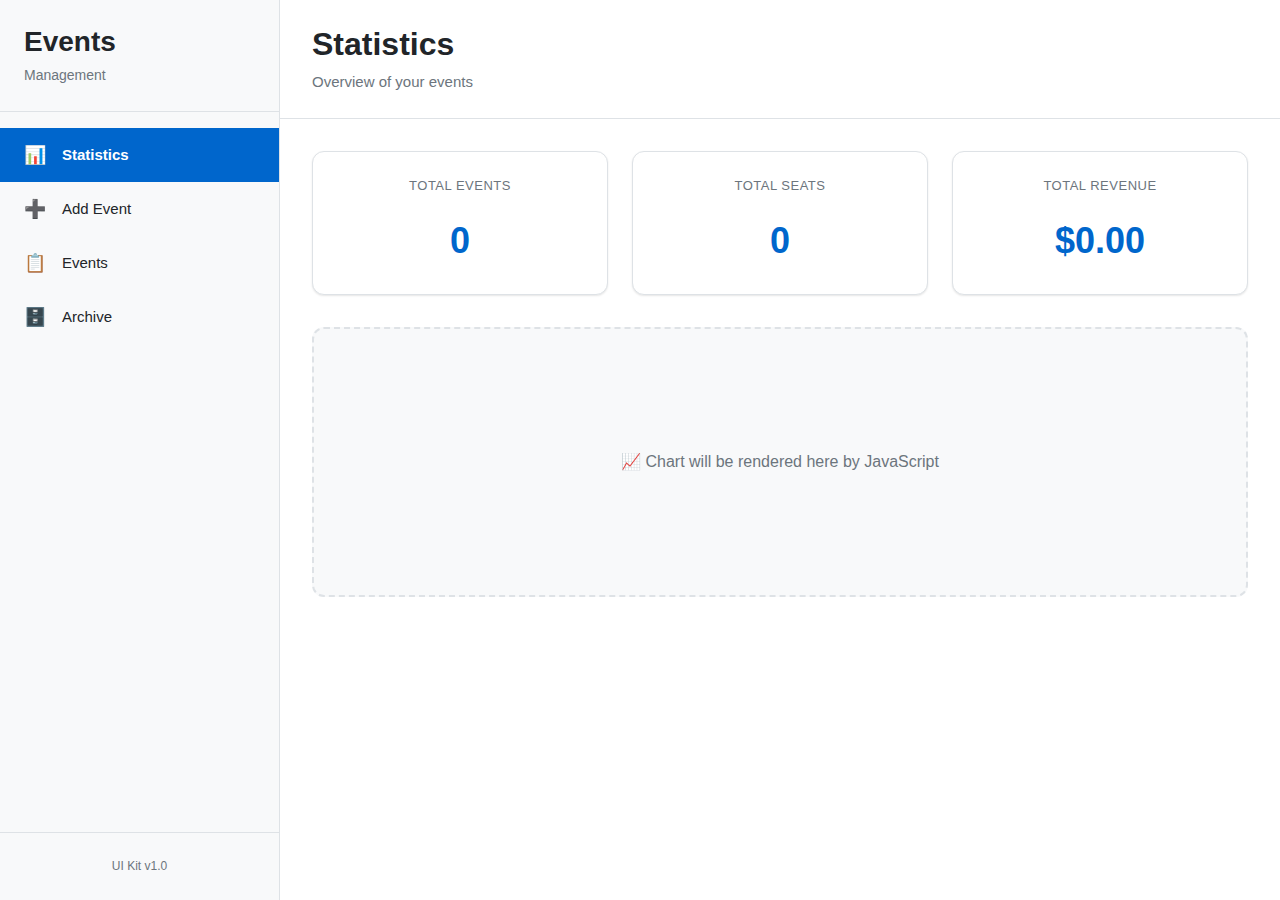
<file: index.html>
<!DOCTYPE html>
<html lang="en">
<head>
    <meta charset="UTF-8">
    <meta name="viewport" content="width=device-width, initial-scale=1.0">
    <title>Events Management App</title>
    <link rel="stylesheet" href="style.css">
</head>
<body>
    <div class="app">
        <!-- SIDEBAR -->
        <aside class="sidebar">
            <div class="sidebar__header">
                <h1 class="sidebar__title">Events</h1>
                <p class="sidebar__subtitle">Management</p>
            </div>

            <nav class="sidebar__nav">
                <!-- Screen buttons (students will add JS to handle click + switch screens) -->
                <button class="sidebar__btn is-active" data-screen="stats">
                    <span class="sidebar__icon">📊</span>
                    <span class="sidebar__label">Statistics</span>
                </button>

                <button class="sidebar__btn" data-screen="add">
                    <span class="sidebar__icon">➕</span>
                    <span class="sidebar__label">Add Event</span>
                </button>

                <button class="sidebar__btn" data-screen="list">
                    <span class="sidebar__icon">📋</span>
                    <span class="sidebar__label">Events</span>
                </button>

                <button class="sidebar__btn" data-screen="archive">
                    <span class="sidebar__icon">🗄️</span>
                    <span class="sidebar__label">Archive</span>
                </button>
            </nav>

            <footer class="sidebar__footer">
                <p class="text-muted">UI Kit v1.0</p>
            </footer>
        </aside>

        <!-- MAIN CONTENT -->
        <main class="main">
            <!-- Page Header (content changes based on active screen) -->
            <header class="page-header">
                <div class="page-header__content">
                    <h2 class="page-title" id="page-title">Statistics</h2>
                    <p class="page-subtitle" id="page-subtitle">Overview of your events</p>
                </div>
            </header>

            <!-- SCREENS (only one visible at a time) -->
            <div class="screens">
                
                <!-- SCREEN 1: Statistics (DEFAULT) -->
                <section class="screen is-visible" data-screen="stats">
                    <div class="screen__content">
                        <!-- STAT CARDS (JS will update values) -->
                        <div class="stats-grid">
                            <article class="stat-card">
                                <p class="stat-card__label">Total Events</p>
                                <p class="stat-card__value" id="stat-total-events">0</p>
                            </article>

                            <article class="stat-card">
                                <p class="stat-card__label">Total Seats</p>
                                <p class="stat-card__value" id="stat-total-seats">0</p>
                            </article>

                            <article class="stat-card">
                                <p class="stat-card__label">Total Revenue</p>
                                <p class="stat-card__value" id="stat-total-price">$0</p>
                            </article>
                        </div>

                        <!-- Placeholder for chart (students can add Chart.js or similar) -->
                        <div class="chart-placeholder">
                            <p class="text-muted">📈 Chart will be rendered here by JavaScript</p>
                        </div>
                    </div>
                </section>

                <!-- SCREEN 2: Add Event -->
                <section class="screen" data-screen="add">
                    <div class="screen__content">
                        <form class="form" id="event-form">
                            <!-- Error messages area -->
                            <div class="alert alert--error is-hidden" id="form-errors"></div>

                            <!-- Title -->
                            <div class="form__group">
                                <label class="form__label" for="event-title">Event Title</label>
                                <input 
                                    type="text" 
                                    id="event-title" 
                                    class="input" 
                                    placeholder="Enter event title"
                                    required
                                >
                            </div>

                            <!-- Image URL -->
                            <div class="form__group">
                                <label class="form__label" for="event-image">Image URL</label>
                                <input 
                                    type="url" 
                                    id="event-image" 
                                    class="input" 
                                    placeholder="https://example.com/image.jpg"
                                >
                            </div>

                            <!-- Description -->
                            <div class="form__group">
                                <label class="form__label" for="event-description">Description</label>
                                <textarea 
                                    id="event-description" 
                                    class="input" 
                                    placeholder="Describe the event..."
                                    rows="4"
                                ></textarea>
                            </div>

                            <!-- Seats -->
                            <div class="form__group">
                                <label class="form__label" for="event-seats">Number of Seats</label>
                                <input 
                                    type="number" 
                                    id="event-seats" 
                                    class="input" 
                                    placeholder="100"
                                    min="1"
                                    required
                                >
                            </div>

                            <!-- Base Price -->
                            <div class="form__group">
                                <label class="form__label" for="event-price">Base Price ($)</label>
                                <input 
                                    type="number" 
                                    id="event-price" 
                                    class="input" 
                                    placeholder="50.00"
                                    min="0"
                                    step="5"
                                    required
                                >
                            </div>

                            <!-- VARIANTS SECTION -->
                            <fieldset class="variants">
                                <legend class="variants__title">
                                    Pricing Variants (Optional)
                                    <button type="button" class="btn btn--small" id="btn-add-variant">+ Add Variant</button>
                                </legend>
                                
                                <!-- Variant rows will be appended here by JS -->
                                <div id="variants-list" class="variants__list">
                                    <!-- EXAMPLE: Students should clone this structure -->
                                    <!-- 
                                    <div class="variant-row">
                                        <input type="text" class="input variant-row__name" placeholder="Variant name (e.g., 'Early Bird')" />
                                        <input type="number" class="input variant-row__qty" placeholder="Qty" min="1" />
                                        <input type="number" class="input variant-row__value" placeholder="Value" step="0.01" />
                                        <select class="select variant-row__type">
                                            <option value="fixed">Fixed Price</option>
                                            <option value="percentage">Percentage Off</option>
                                        </select>
                                        <button type="button" class="btn btn--danger btn--small variant-row__remove">Remove</button>
                                    </div>
                                    -->
                                </div>
                            </fieldset>

                            <!-- Submit Button -->
                            <div class="form__actions">
                                <button type="submit" class="btn btn--primary">Create Event</button>
                                <button type="reset" class="btn btn--ghost">Clear</button>
                            </div>
                        </form>
                    </div>
                </section>

                <!-- SCREEN 3: Events List -->
                <section class="screen" data-screen="list">
                    <div class="screen__content">
                        <!-- Search & Sort Controls -->
                        <div class="controls">
                            <input 
                                type="text"
                                id="search-events" 
                                class="input" 
                                placeholder="🔍 Search events by title..."
                            >
                            <select id="sort-events" class="select">
                                <option value="title-asc">Sort: Title (A-Z)</option>
                                <option value="title-desc">Sort: Title (Z-A)</option>
                                <option value="price-asc">Sort: Price (Low to High)</option>
                                <option value="price-desc">Sort: Price (High to Low)</option>
                                <option value="seats-asc">Sort: Seats (Low to High)</option>
                            </select>
                        </div>

                        <!-- Events Table -->
                        <table class="table" id="events-table">
                            <thead class="table__head">
                                <tr>
                                    <th>#</th>
                                    <th>Title</th>
                                    <th>Seats</th>
                                    <th>Price</th>
                                    <th>Variants</th>
                                    <th>Actions</th>
                                </tr>
                            </thead>
                            <tbody class="table__body">
                                <!-- EXAMPLE: Students will populate this with JS -->
                                <!-- 
                                <tr class="table__row" data-event-id="1">
                                    <td>1</td>
                                    <td>Summer Festival</td>
                                    <td>100</td>
                                    <td>$49.99</td>
                                    <td><span class="badge">3</span></td>
                                    <td>
                                        <button class="btn btn--small" data-action="details" data-event-id="1">Details</button>
                                        <button class="btn btn--small" data-action="edit" data-event-id="1">Edit</button>
                                        <button class="btn btn--danger btn--small" data-action="archive" data-event-id="1">Delete</button>
                                    </td>
                                </tr>
                                -->
                            </tbody>
                        </table>

                        <!-- Pagination -->
                        <div class="pagination" id="events-pagination">
                            <!-- JS will generate pagination buttons -->
                        </div>
                    </div>
                </section>

                <!-- SCREEN 4: Archive -->
                <section class="screen" data-screen="archive">
                    <div class="screen__content">
                        <table class="table" id="archive-table">
                            <thead class="table__head">
                                <tr>
                                    <th>#</th>
                                    <th>Title</th>
                                    <th>Seats</th>
                                    <th>Price</th>
                                    <th>Actions</th>
                                </tr>
                            </thead>
                            <tbody class="table__body">
                                <!-- EXAMPLE: Students will populate this with JS -->
                                <!-- 
                                <tr class="table__row" data-event-id="1">
                                    <td>1</td>
                                    <td>Old Event</td>
                                    <td>50</td>
                                    <td>$29.99</td>
                                    <td>
                                        <button class="btn btn--small" data-action="restore" data-event-id="1">Restore</button>
                                    </td>
                                </tr>
                                -->
                            </tbody>
                        </table>
                    </div>
                </section>

            </div>
        </main>
    </div>

    <!-- MODAL (hidden by default) -->
    <div class="modal is-hidden" id="event-modal">
        <div class="modal__overlay"></div>
        <div class="modal__content">
            <header class="modal__header">
                <h3 class="modal__title" id="modal-title">Event Details</h3>
                <button class="modal__close" data-action="close-modal">&times;</button>
            </header>
            <div class="modal__body" id="modal-body">
                <!-- Content populated by JS -->
            </div>
        </div>
    </div>

    <!-- SAMPLE DATA (for reference) -->
    <!-- 
    const sampleEvents = [
        {
            id: 1,
            title: "Summer Festival",
            image: "https://...",
            description: "Join us for an amazing summer festival",
            seats: 100,
            price: 49.99,
            variants: [
                { id: 1, name: "Early Bird", qty: 20, value: 10, type: "fixed" },
                { id: 2, name: "Student", qty: 30, value: 20, type: "percentage" }
            ]
        },
        ...
    ];

    const sampleArchive = [];
    -->
    <script src="interactif.js"></script>
</body>
</html>
</file>
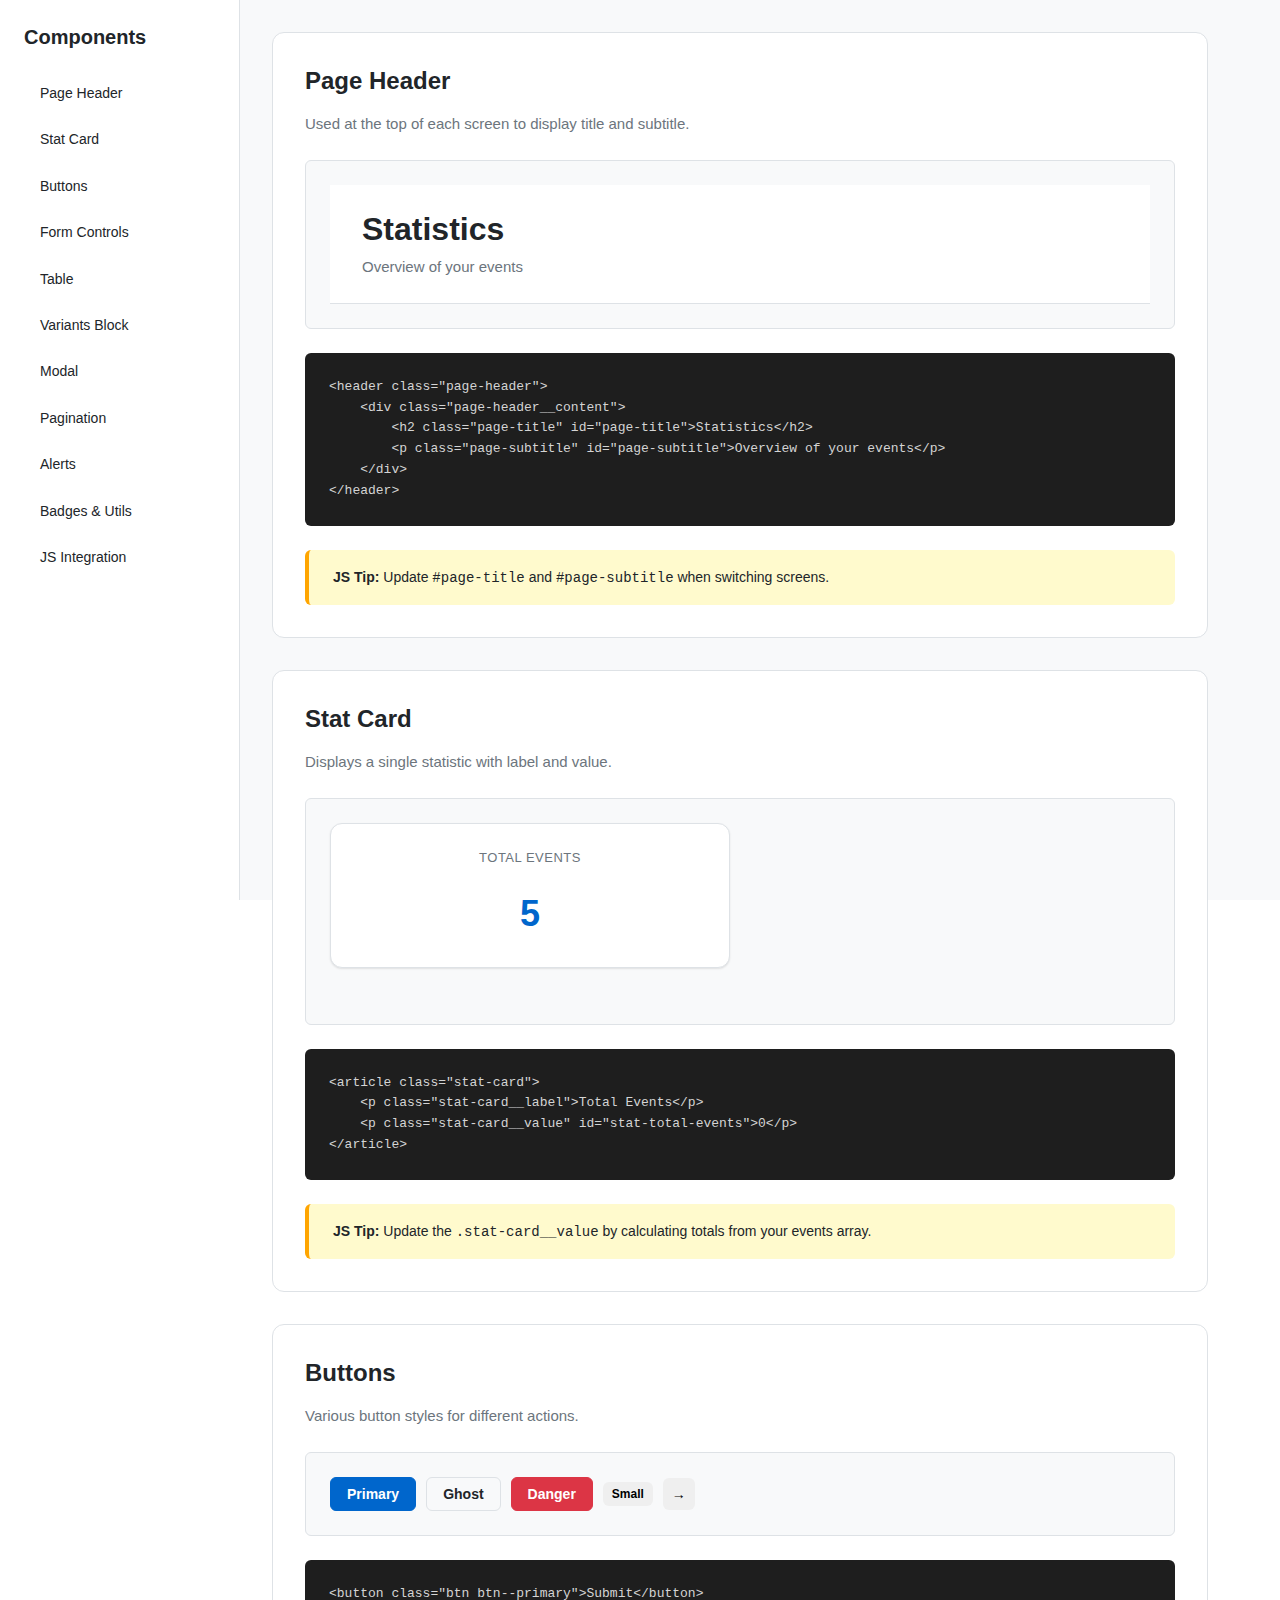
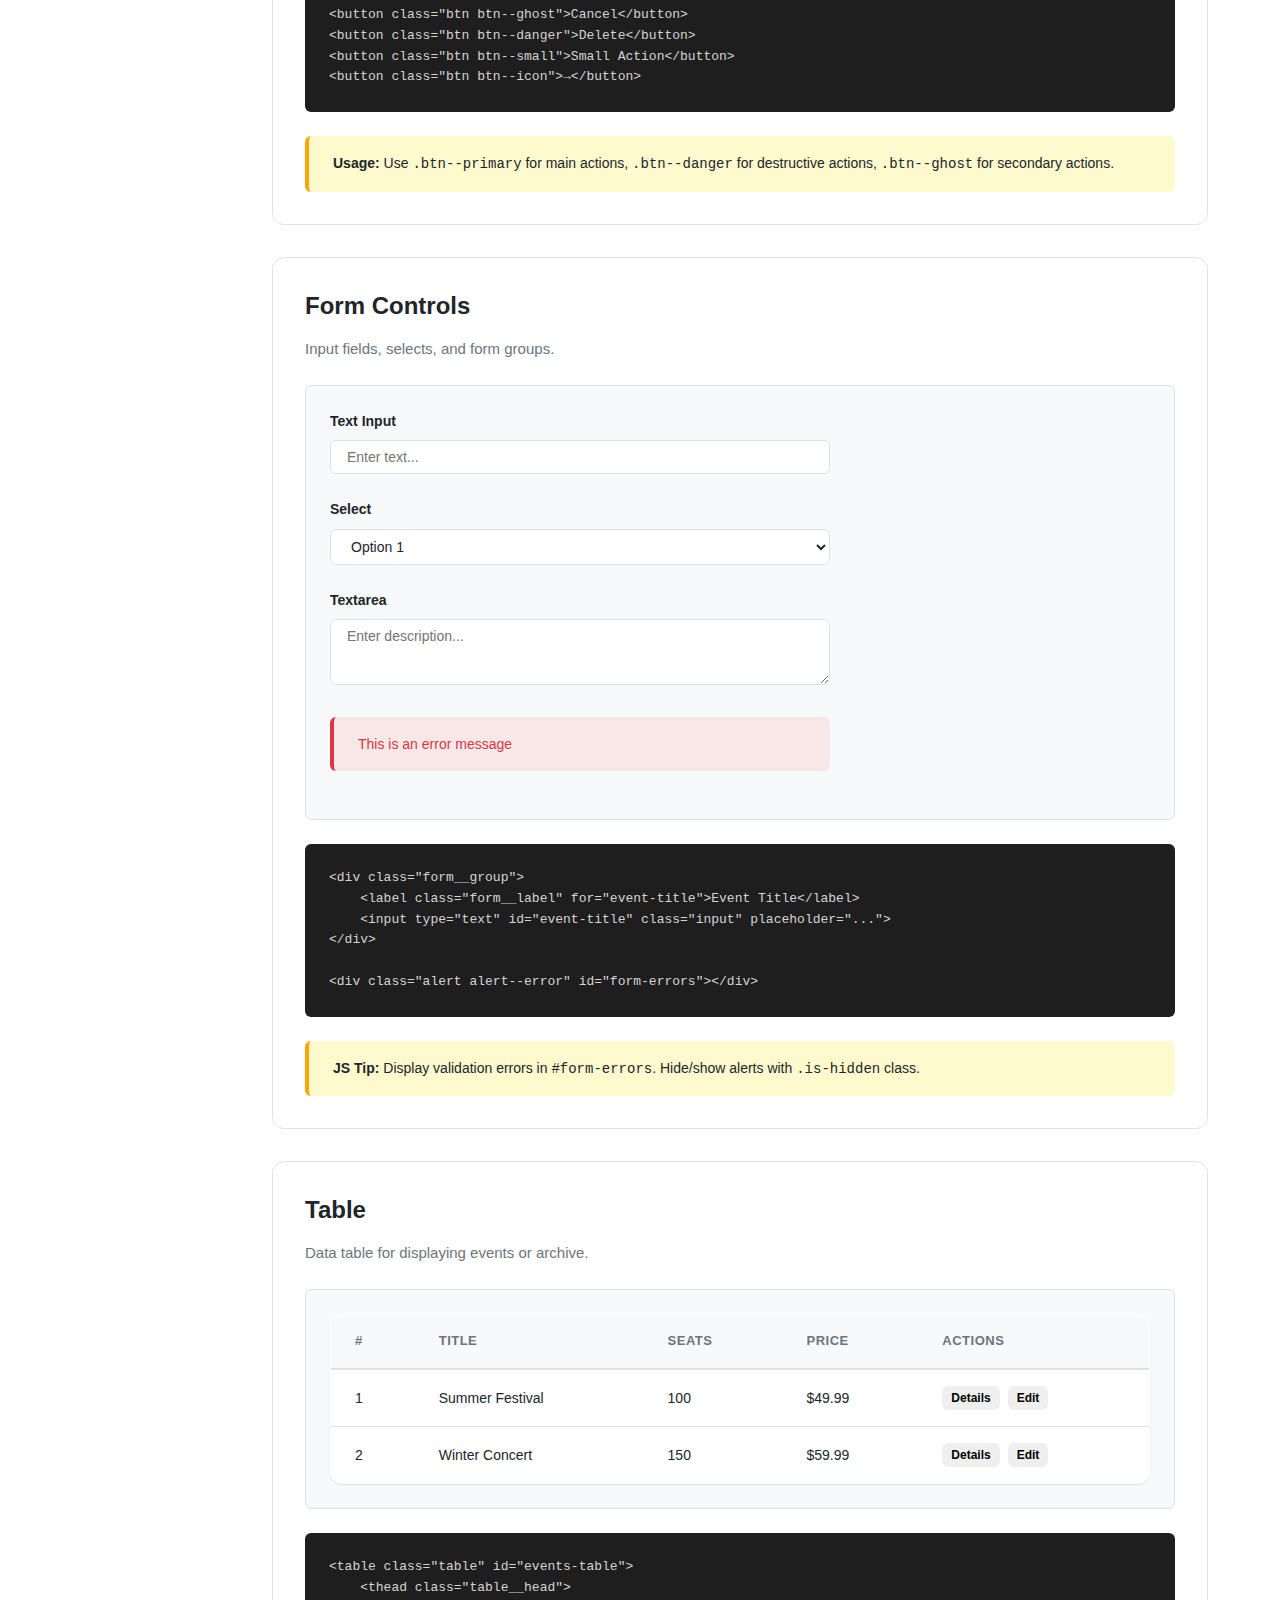
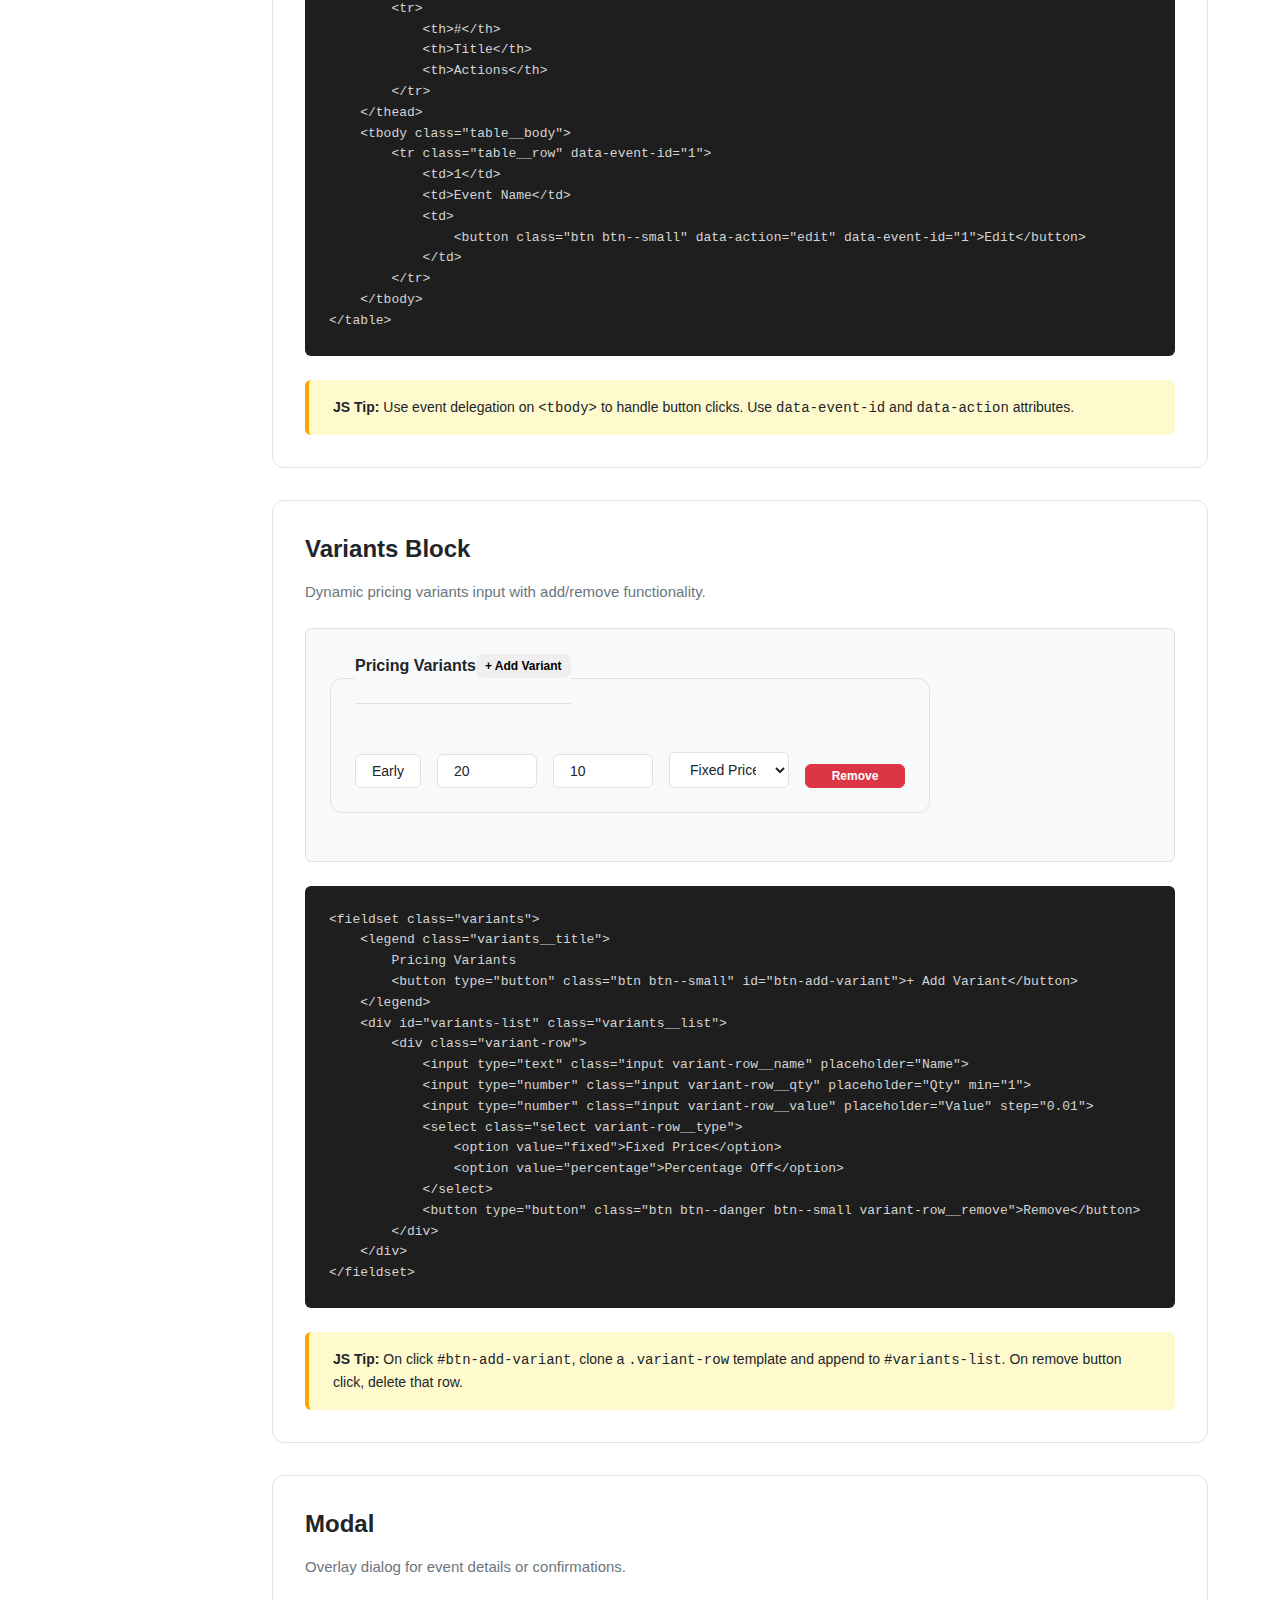
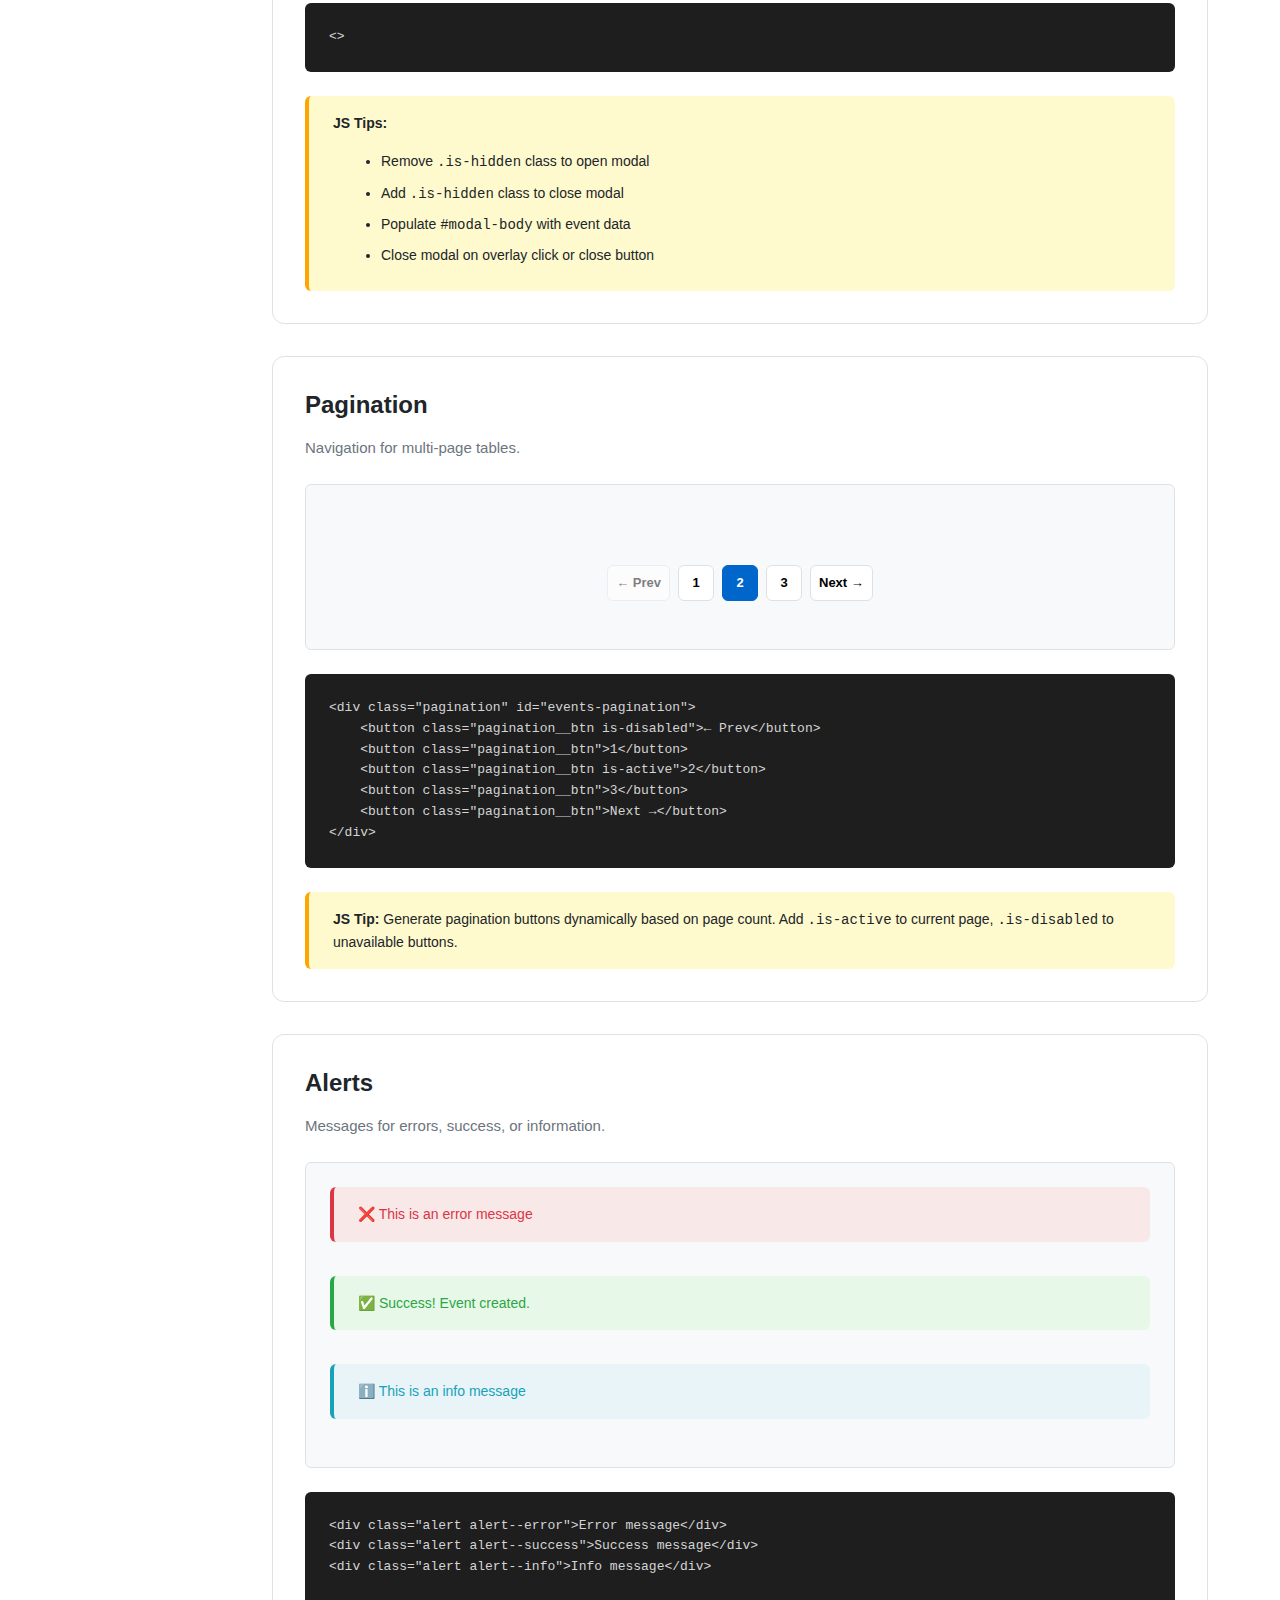
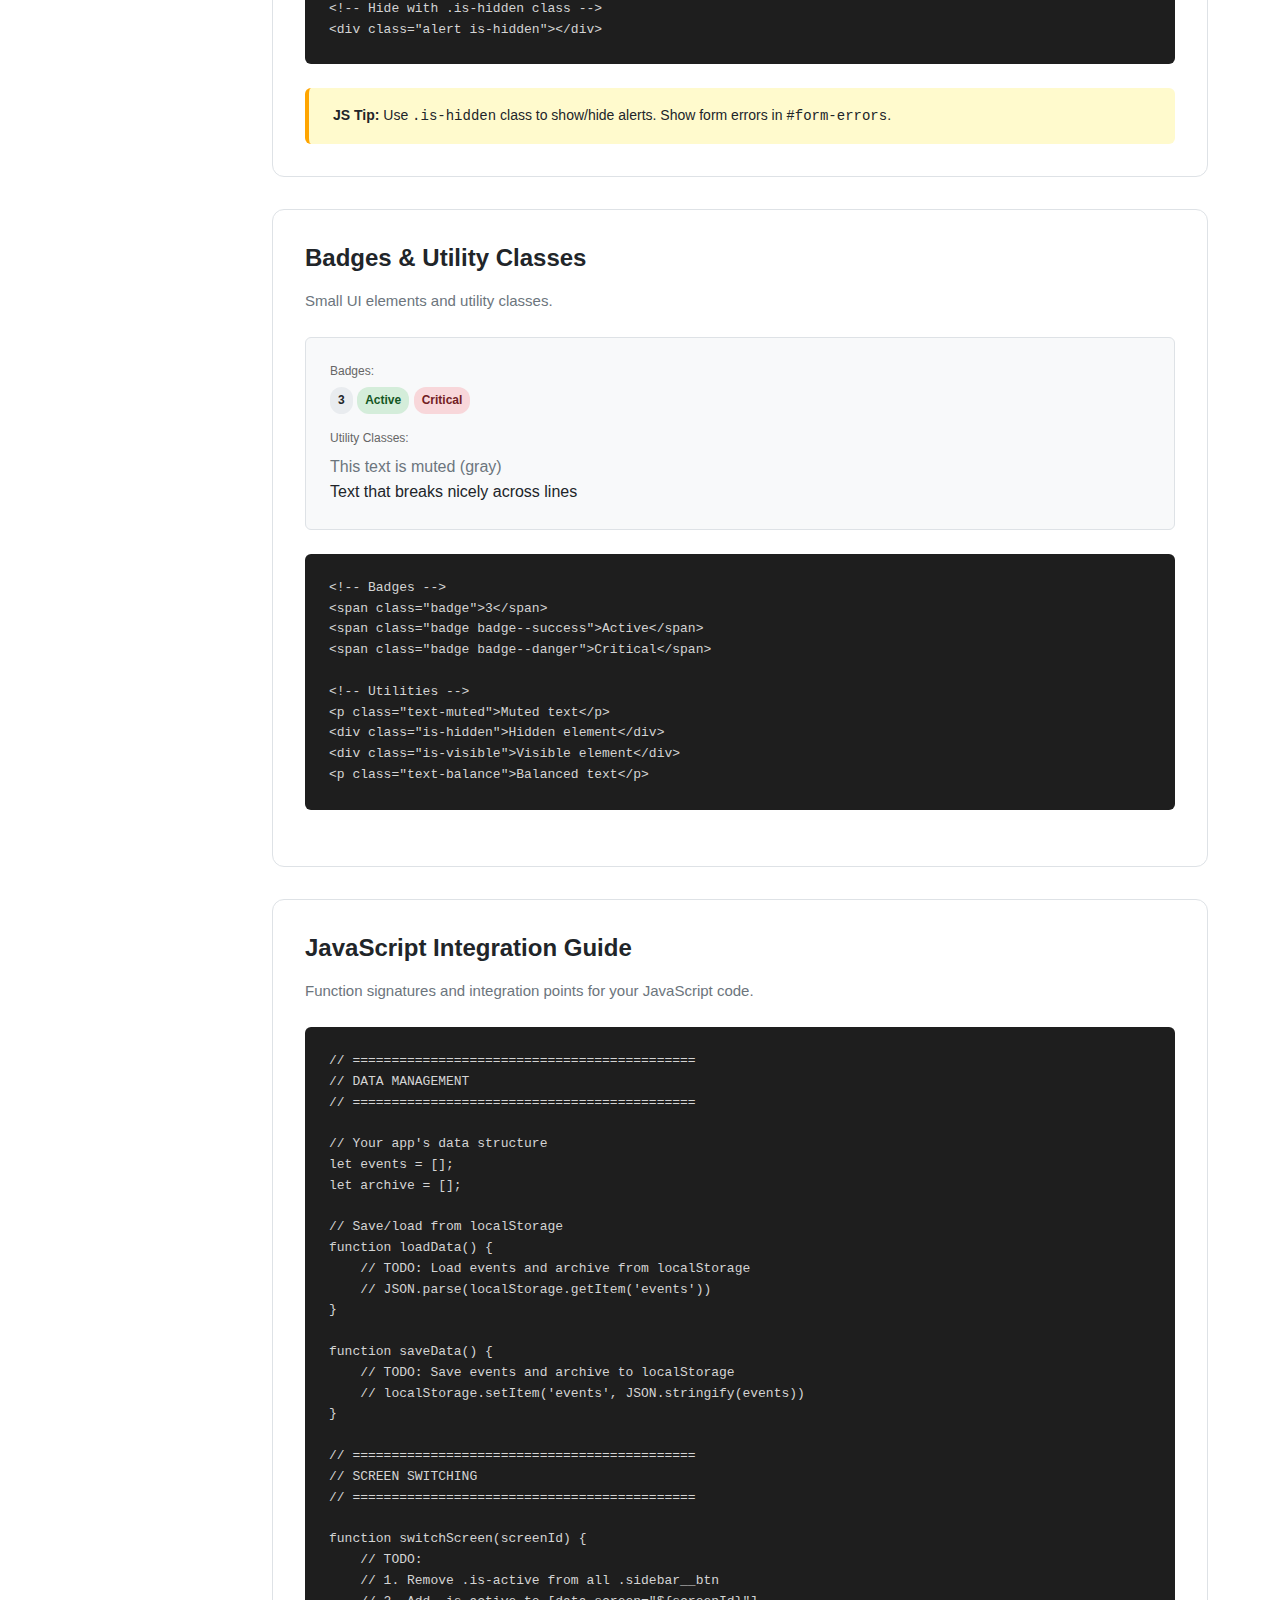
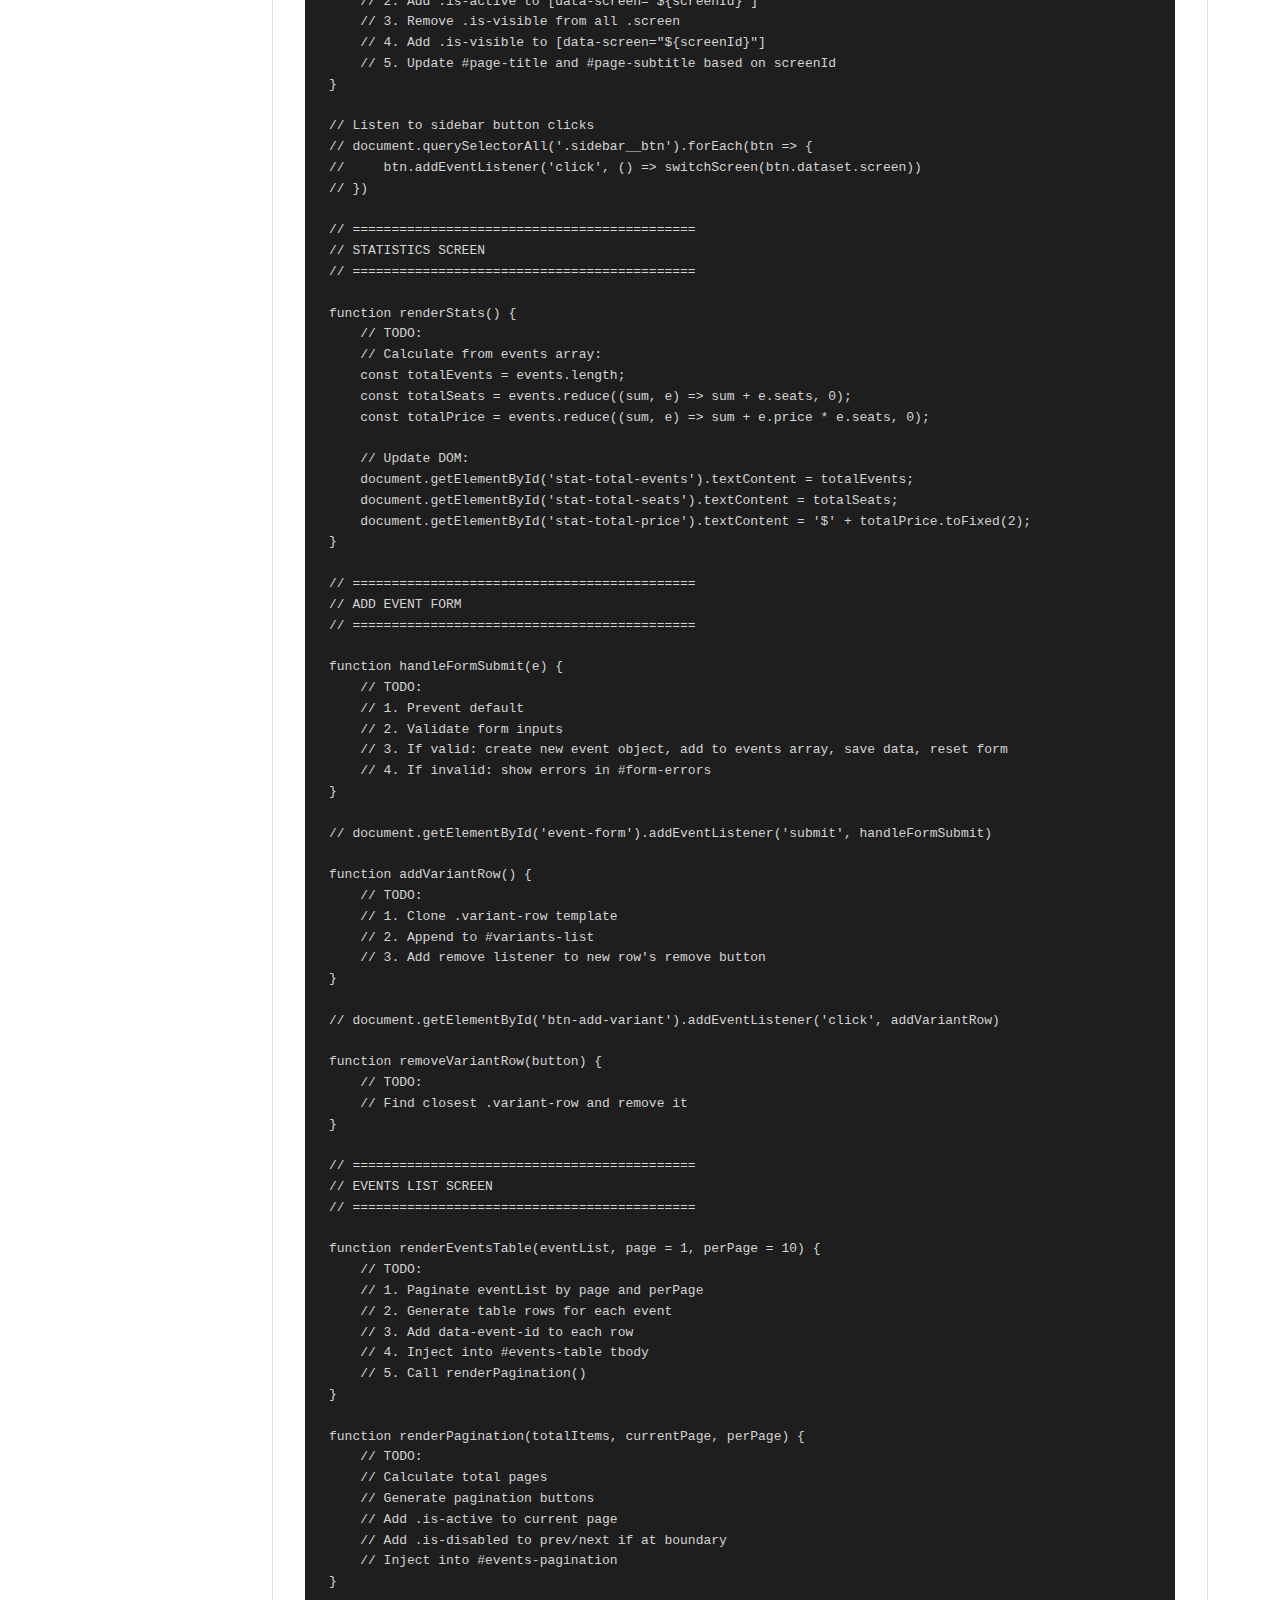
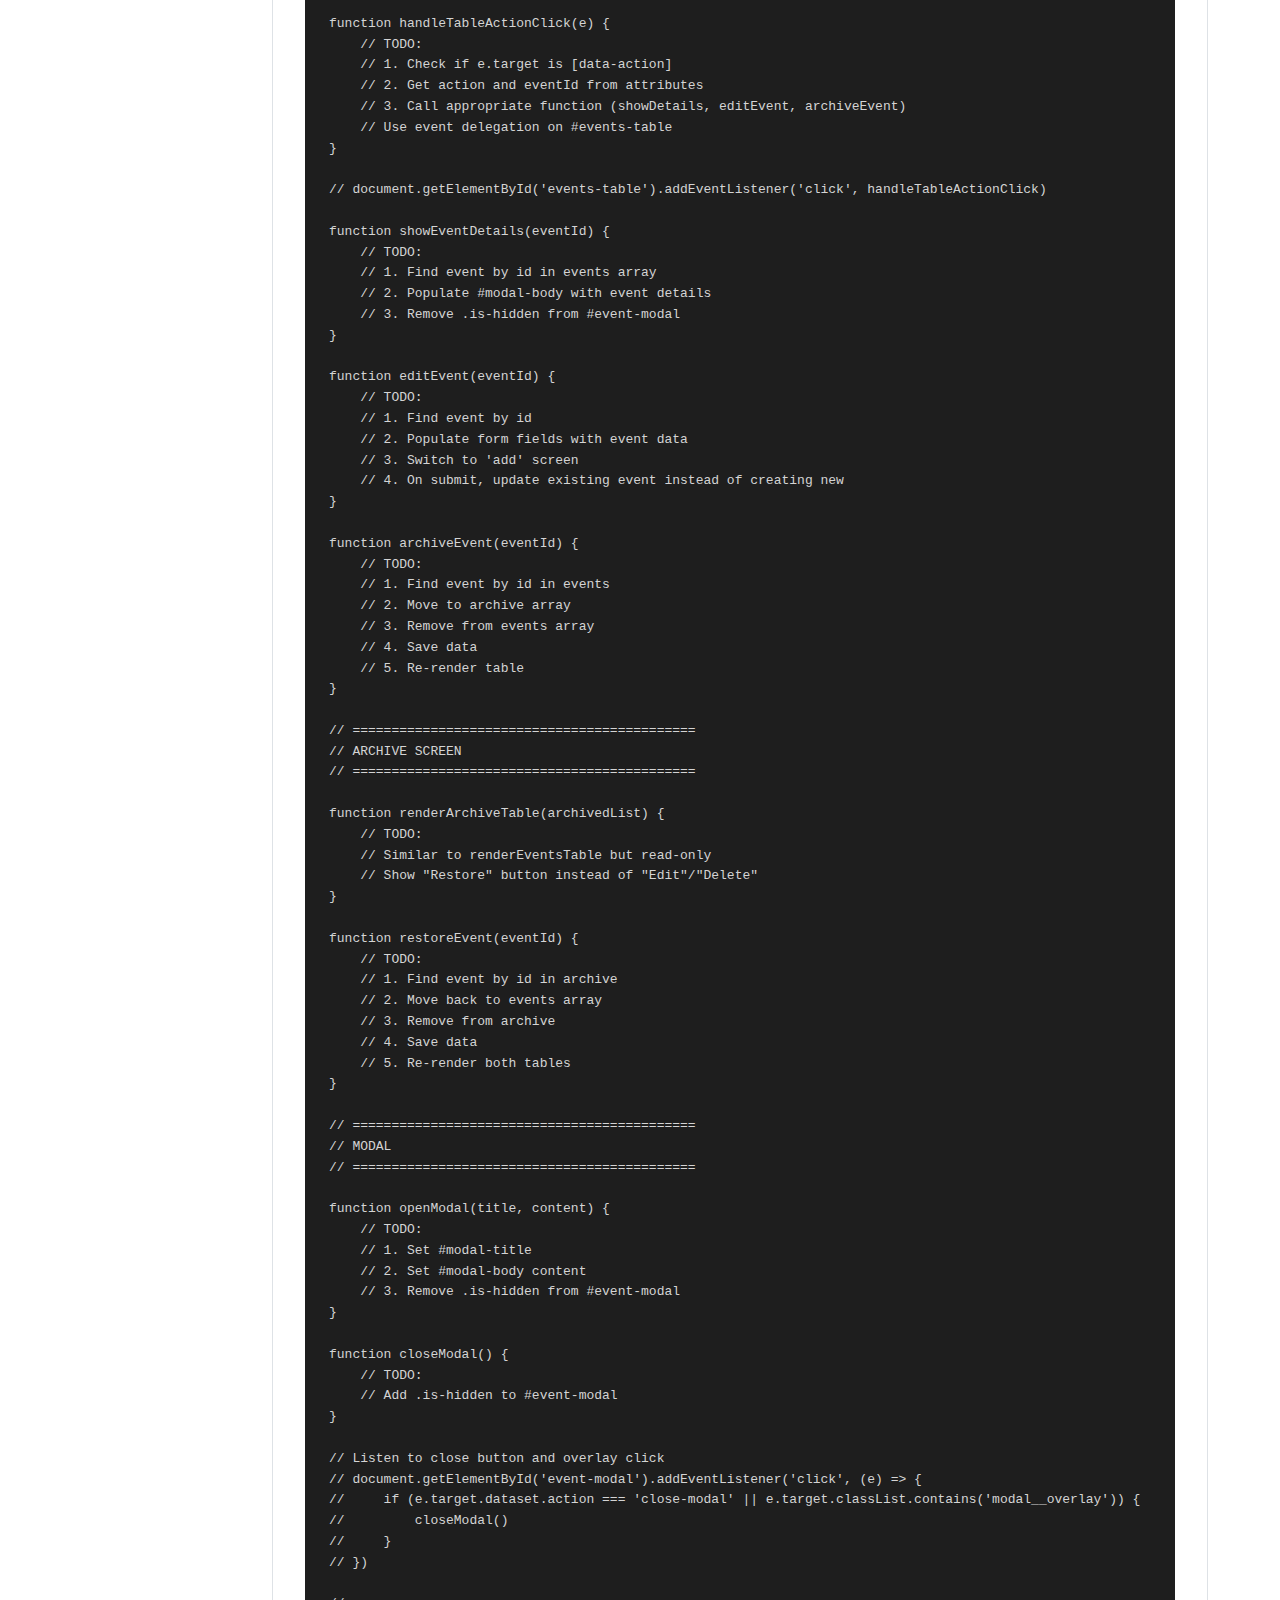
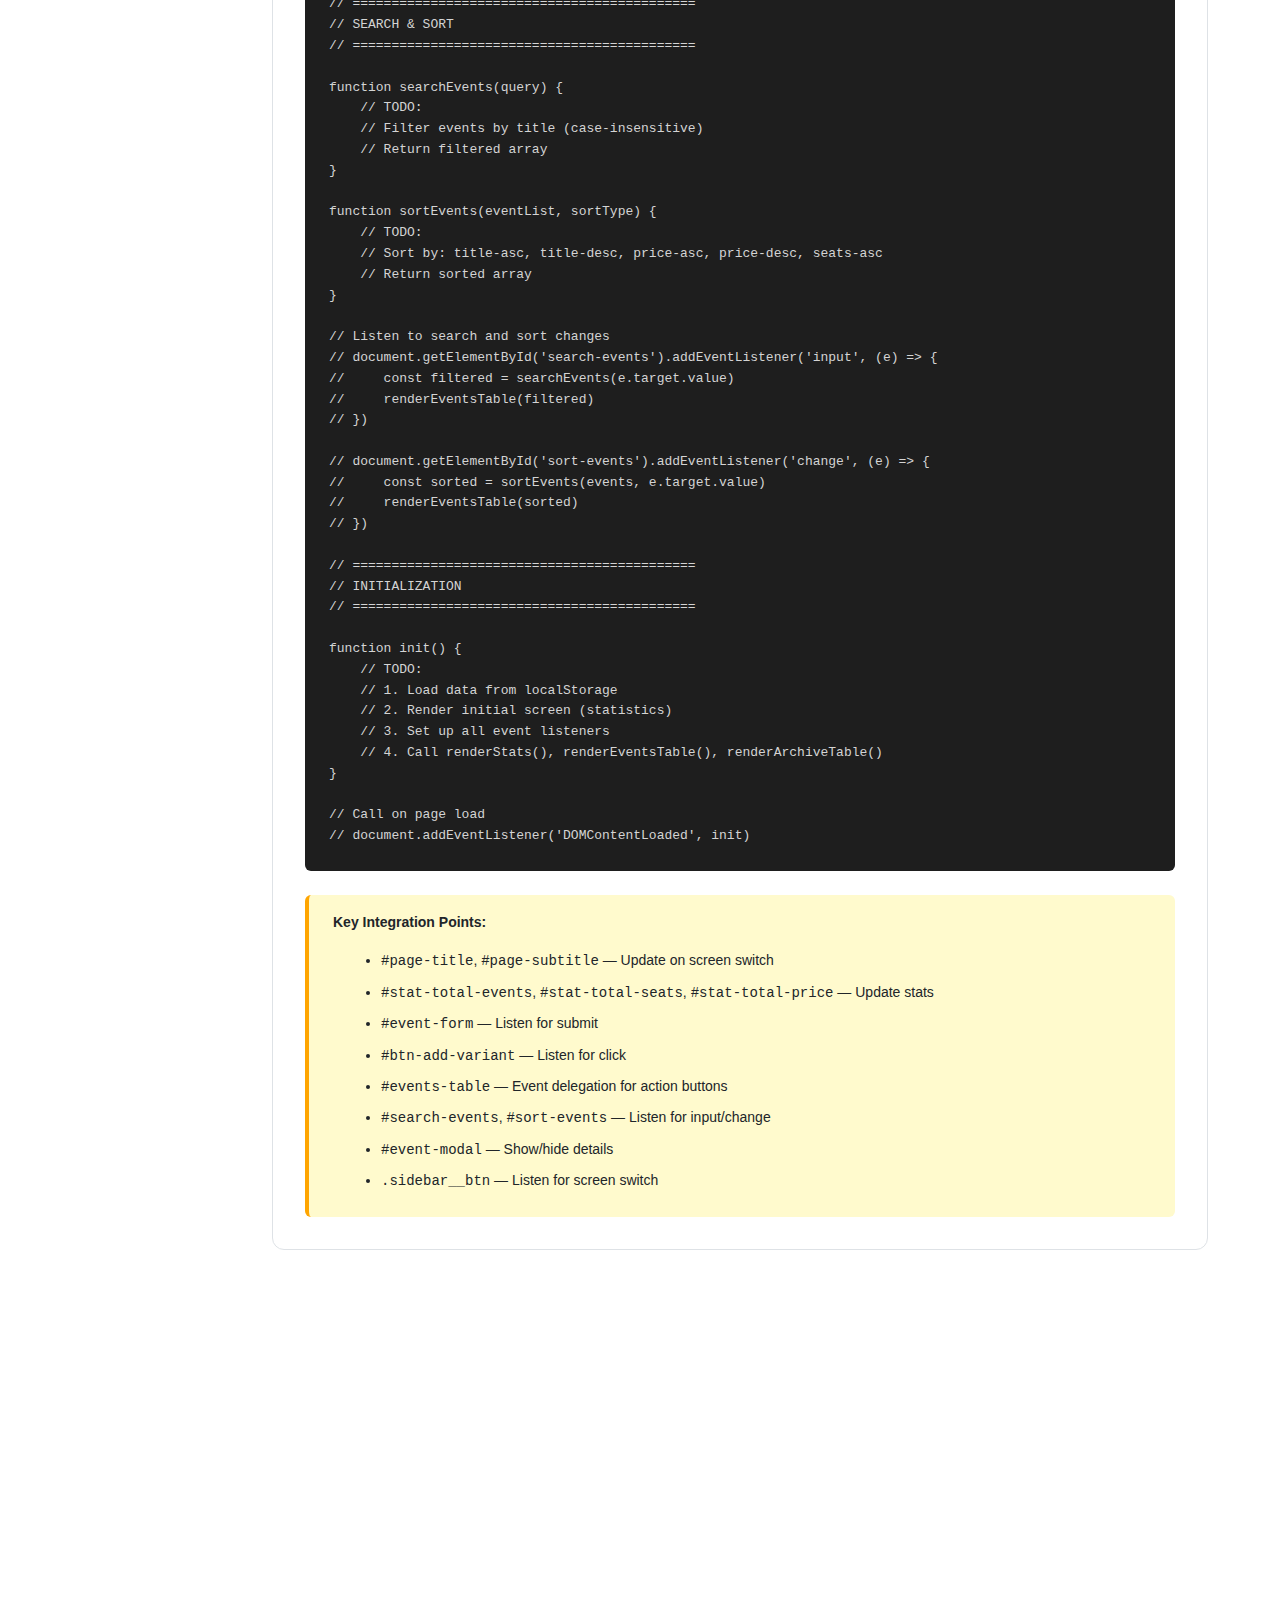
<file: doc.html>
<!DOCTYPE html>
<html lang="en">
<head>
    <meta charset="UTF-8">
    <meta name="viewport" content="width=device-width, initial-scale=1.0">
    <title>Events UI Kit - Component Documentation</title>
    <link rel="stylesheet" href="style.css">
</head>
<body class="doc-body">
    <div class="doc-container">
        <!-- DOC SIDEBAR -->
        <aside class="doc-sidebar">
            <h1 class="doc-sidebar__title">Components</h1>
            <nav class="doc-nav">
                <a href="#comp-header" class="doc-nav__link">Page Header</a>
                <a href="#comp-stat-card" class="doc-nav__link">Stat Card</a>
                <a href="#comp-buttons" class="doc-nav__link">Buttons</a>
                <a href="#comp-inputs" class="doc-nav__link">Form Controls</a>
                <a href="#comp-table" class="doc-nav__link">Table</a>
                <a href="#comp-variants" class="doc-nav__link">Variants Block</a>
                <a href="#comp-modal" class="doc-nav__link">Modal</a>
                <a href="#comp-pagination" class="doc-nav__link">Pagination</a>
                <a href="#comp-alerts" class="doc-nav__link">Alerts</a>
                <a href="#comp-badges" class="doc-nav__link">Badges & Utils</a>
                <a href="#js-guide" class="doc-nav__link">JS Integration</a>
            </nav>
        </aside>

        <!-- DOC MAIN -->
        <main class="doc-main">

            <!-- HEADER -->
            <section id="comp-header" class="doc-section">
                <h2 class="doc-section__title">Page Header</h2>
                <p class="doc-section__description">Used at the top of each screen to display title and subtitle.</p>

                <div class="doc-preview">
                    <header class="page-header">
                        <div class="page-header__content">
                            <h2 class="page-title">Statistics</h2>
                            <p class="page-subtitle">Overview of your events</p>
                        </div>
                    </header>
                </div>

                <div class="doc-code">
                    <pre><code>&lt;header class="page-header"&gt;
    &lt;div class="page-header__content"&gt;
        &lt;h2 class="page-title" id="page-title"&gt;Statistics&lt;/h2&gt;
        &lt;p class="page-subtitle" id="page-subtitle"&gt;Overview of your events&lt;/p&gt;
    &lt;/div&gt;
&lt;/header&gt;</code></pre>
                </div>

                <div class="doc-note">
                    <strong>JS Tip:</strong> Update <code>#page-title</code> and <code>#page-subtitle</code> when switching screens.
                </div>
            </section>

            <!-- STAT CARD -->
            <section id="comp-stat-card" class="doc-section">
                <h2 class="doc-section__title">Stat Card</h2>
                <p class="doc-section__description">Displays a single statistic with label and value.</p>

                <div class="doc-preview">
                    <div class="stats-grid" style="max-width: 400px;">
                        <article class="stat-card">
                            <p class="stat-card__label">Total Events</p>
                            <p class="stat-card__value">5</p>
                        </article>
                    </div>
                </div>

                <div class="doc-code">
                    <pre><code>&lt;article class="stat-card"&gt;
    &lt;p class="stat-card__label"&gt;Total Events&lt;/p&gt;
    &lt;p class="stat-card__value" id="stat-total-events"&gt;0&lt;/p&gt;
&lt;/article&gt;</code></pre>
                </div>

                <div class="doc-note">
                    <strong>JS Tip:</strong> Update the <code>.stat-card__value</code> by calculating totals from your events array.
                </div>
            </section>

            <!-- BUTTONS -->
            <section id="comp-buttons" class="doc-section">
                <h2 class="doc-section__title">Buttons</h2>
                <p class="doc-section__description">Various button styles for different actions.</p>

                <div class="doc-preview">
                    <div style="display: flex; gap: 10px; flex-wrap: wrap; align-items: center;">
                        <button class="btn btn--primary">Primary</button>
                        <button class="btn btn--ghost">Ghost</button>
                        <button class="btn btn--danger">Danger</button>
                        <button class="btn btn--small">Small</button>
                        <button class="btn btn--icon">→</button>
                    </div>
                </div>

                <div class="doc-code">
                    <pre><code>&lt;button class="btn btn--primary"&gt;Submit&lt;/button&gt;
&lt;button class="btn btn--ghost"&gt;Cancel&lt;/button&gt;
&lt;button class="btn btn--danger"&gt;Delete&lt;/button&gt;
&lt;button class="btn btn--small"&gt;Small Action&lt;/button&gt;
&lt;button class="btn btn--icon"&gt;→&lt;/button&gt;</code></pre>
                </div>

                <div class="doc-note">
                    <strong>Usage:</strong> Use <code>.btn--primary</code> for main actions, <code>.btn--danger</code> for destructive actions, <code>.btn--ghost</code> for secondary actions.
                </div>
            </section>

            <!-- FORM CONTROLS -->
            <section id="comp-inputs" class="doc-section">
                <h2 class="doc-section__title">Form Controls</h2>
                <p class="doc-section__description">Input fields, selects, and form groups.</p>

                <div class="doc-preview">
                    <form class="form" style="max-width: 500px;">
                        <div class="form__group">
                            <label class="form__label" for="doc-input">Text Input</label>
                            <input type="text" id="doc-input" class="input" placeholder="Enter text...">
                        </div>

                        <div class="form__group">
                            <label class="form__label" for="doc-select">Select</label>
                            <select id="doc-select" class="select">
                                <option>Option 1</option>
                                <option>Option 2</option>
                                <option>Option 3</option>
                            </select>
                        </div>

                        <div class="form__group">
                            <label class="form__label" for="doc-textarea">Textarea</label>
                            <textarea id="doc-textarea" class="input" rows="3" placeholder="Enter description..."></textarea>
                        </div>

                        <div class="alert alert--error">
                            This is an error message
                        </div>
                    </form>
                </div>

                <div class="doc-code">
                    <pre><code>&lt;div class="form__group"&gt;
    &lt;label class="form__label" for="event-title"&gt;Event Title&lt;/label&gt;
    &lt;input type="text" id="event-title" class="input" placeholder="..."&gt;
&lt;/div&gt;

&lt;div class="alert alert--error" id="form-errors"&gt;&lt;/div&gt;</code></pre>
                </div>

                <div class="doc-note">
                    <strong>JS Tip:</strong> Display validation errors in <code>#form-errors</code>. Hide/show alerts with <code>.is-hidden</code> class.
                </div>
            </section>

            <!-- TABLE -->
            <section id="comp-table" class="doc-section">
                <h2 class="doc-section__title">Table</h2>
                <p class="doc-section__description">Data table for displaying events or archive.</p>

                <div class="doc-preview">
                    <table class="table">
                        <thead class="table__head">
                            <tr>
                                <th>#</th>
                                <th>Title</th>
                                <th>Seats</th>
                                <th>Price</th>
                                <th>Actions</th>
                            </tr>
                        </thead>
                        <tbody class="table__body">
                            <tr class="table__row">
                                <td>1</td>
                                <td>Summer Festival</td>
                                <td>100</td>
                                <td>$49.99</td>
                                <td>
                                    <button class="btn btn--small" data-action="details">Details</button>
                                    <button class="btn btn--small" data-action="edit">Edit</button>
                                </td>
                            </tr>
                            <tr class="table__row">
                                <td>2</td>
                                <td>Winter Concert</td>
                                <td>150</td>
                                <td>$59.99</td>
                                <td>
                                    <button class="btn btn--small" data-action="details">Details</button>
                                    <button class="btn btn--small" data-action="edit">Edit</button>
                                </td>
                            </tr>
                        </tbody>
                    </table>
                </div>

                <div class="doc-code">
                    <pre><code>&lt;table class="table" id="events-table"&gt;
    &lt;thead class="table__head"&gt;
        &lt;tr&gt;
            &lt;th&gt;#&lt;/th&gt;
            &lt;th&gt;Title&lt;/th&gt;
            &lt;th&gt;Actions&lt;/th&gt;
        &lt;/tr&gt;
    &lt;/thead&gt;
    &lt;tbody class="table__body"&gt;
        &lt;tr class="table__row" data-event-id="1"&gt;
            &lt;td&gt;1&lt;/td&gt;
            &lt;td&gt;Event Name&lt;/td&gt;
            &lt;td&gt;
                &lt;button class="btn btn--small" data-action="edit" data-event-id="1"&gt;Edit&lt;/button&gt;
            &lt;/td&gt;
        &lt;/tr&gt;
    &lt;/tbody&gt;
&lt;/table&gt;</code></pre>
                </div>

                <div class="doc-note">
                    <strong>JS Tip:</strong> Use event delegation on <code>&lt;tbody&gt;</code> to handle button clicks. Use <code>data-event-id</code> and <code>data-action</code> attributes.
                </div>
            </section>

            <!-- VARIANTS -->
            <section id="comp-variants" class="doc-section">
                <h2 class="doc-section__title">Variants Block</h2>
                <p class="doc-section__description">Dynamic pricing variants input with add/remove functionality.</p>

                <div class="doc-preview">
                    <fieldset class="variants" style="max-width: 600px;">
                        <legend class="variants__title">
                            Pricing Variants
                            <button type="button" class="btn btn--small">+ Add Variant</button>
                        </legend>
                        <div class="variants__list">
                            <div class="variant-row">
                                <input type="text" class="input variant-row__name" placeholder="Variant name (e.g., 'Early Bird')" value="Early Bird">
                                <input type="number" class="input variant-row__qty" placeholder="Qty" min="1" value="20">
                                <input type="number" class="input variant-row__value" placeholder="Value" step="0.01" value="10">
                                <select class="select variant-row__type">
                                    <option value="fixed" selected>Fixed Price</option>
                                    <option value="percentage">Percentage Off</option>
                                </select>
                                <button type="button" class="btn btn--danger btn--small variant-row__remove">Remove</button>
                            </div>
                        </div>
                    </fieldset>
                </div>

                <div class="doc-code">
                    <pre><code>&lt;fieldset class="variants"&gt;
    &lt;legend class="variants__title"&gt;
        Pricing Variants
        &lt;button type="button" class="btn btn--small" id="btn-add-variant"&gt;+ Add Variant&lt;/button&gt;
    &lt;/legend&gt;
    &lt;div id="variants-list" class="variants__list"&gt;
        &lt;div class="variant-row"&gt;
            &lt;input type="text" class="input variant-row__name" placeholder="Name"&gt;
            &lt;input type="number" class="input variant-row__qty" placeholder="Qty" min="1"&gt;
            &lt;input type="number" class="input variant-row__value" placeholder="Value" step="0.01"&gt;
            &lt;select class="select variant-row__type"&gt;
                &lt;option value="fixed"&gt;Fixed Price&lt;/option&gt;
                &lt;option value="percentage"&gt;Percentage Off&lt;/option&gt;
            &lt;/select&gt;
            &lt;button type="button" class="btn btn--danger btn--small variant-row__remove"&gt;Remove&lt;/button&gt;
        &lt;/div&gt;
    &lt;/div&gt;
&lt;/fieldset&gt;</code></pre>
                </div>

                <div class="doc-note">
                    <strong>JS Tip:</strong> On click <code>#btn-add-variant</code>, clone a <code>.variant-row</code> template and append to <code>#variants-list</code>. On remove button click, delete that row.
                </div>
            </section>

            <!-- MODAL -->
            <section id="comp-modal" class="doc-section">
                <h2 class="doc-section__title">Modal</h2>
                <p class="doc-section__description">Overlay dialog for event details or confirmations.</p>

                <div class="doc-code">
                    <pre><code>&lt;<div class="modal is-hidden" id="event-modal">&gt;
    &lt;<div class="modal__overlay">&gt;&lt;</div>&gt;
    &lt;<div class="modal__content">&gt;
        &lt;<header class="modal__header">&gt;
            &lt;<h3 class="modal__title">&gt;Event Details&lt;</h3>&gt;
            &lt;<button class="modal__close" data-action="close-modal">&gt;&times;&lt;</button>&gt;
        &lt;</header>&gt;
        &lt;<div class="modal__body">&gt;
            &lt;<!-- Content populated by JS -->&gt;
        &lt;</div>&gt;
    &lt;</div>&gt;
&lt;</div>&gt;</code></pre>
                </div>

                <div class="doc-note">
                    <strong>JS Tips:</strong> 
                    <ul>
                        <li>Remove <code>.is-hidden</code> class to open modal</li>
                        <li>Add <code>.is-hidden</code> class to close modal</li>
                        <li>Populate <code>#modal-body</code> with event data</li>
                        <li>Close modal on overlay click or close button</li>
                    </ul>
                </div>
            </section>

            <!-- PAGINATION -->
            <section id="comp-pagination" class="doc-section">
                <h2 class="doc-section__title">Pagination</h2>
                <p class="doc-section__description">Navigation for multi-page tables.</p>

                <div class="doc-preview">
                    <div class="pagination">
                        <button class="pagination__btn is-disabled">← Prev</button>
                        <button class="pagination__btn">1</button>
                        <button class="pagination__btn is-active">2</button>
                        <button class="pagination__btn">3</button>
                        <button class="pagination__btn">Next →</button>
                    </div>
                </div>

                <div class="doc-code">
                    <pre><code>&lt;div class="pagination" id="events-pagination"&gt;
    &lt;button class="pagination__btn is-disabled"&gt;← Prev&lt;/button&gt;
    &lt;button class="pagination__btn"&gt;1&lt;/button&gt;
    &lt;button class="pagination__btn is-active"&gt;2&lt;/button&gt;
    &lt;button class="pagination__btn"&gt;3&lt;/button&gt;
    &lt;button class="pagination__btn"&gt;Next →&lt;/button&gt;
&lt;/div&gt;</code></pre>
                </div>

                <div class="doc-note">
                    <strong>JS Tip:</strong> Generate pagination buttons dynamically based on page count. Add <code>.is-active</code> to current page, <code>.is-disabled</code> to unavailable buttons.
                </div>
            </section>

            <!-- ALERTS -->
            <section id="comp-alerts" class="doc-section">
                <h2 class="doc-section__title">Alerts</h2>
                <p class="doc-section__description">Messages for errors, success, or information.</p>

                <div class="doc-preview">
                    <div style="display: flex; flex-direction: column; gap: 10px;">
                        <div class="alert alert--error">❌ This is an error message</div>
                        <div class="alert alert--success">✅ Success! Event created.</div>
                        <div class="alert alert--info">ℹ️ This is an info message</div>
                    </div>
                </div>

                <div class="doc-code">
                    <pre><code>&lt;div class="alert alert--error"&gt;Error message&lt;/div&gt;
&lt;div class="alert alert--success"&gt;Success message&lt;/div&gt;
&lt;div class="alert alert--info"&gt;Info message&lt;/div&gt;

&lt;!-- Hide with .is-hidden class --&gt;
&lt;div class="alert is-hidden"&gt;&lt;/div&gt;</code></pre>
                </div>

                <div class="doc-note">
                    <strong>JS Tip:</strong> Use <code>.is-hidden</code> class to show/hide alerts. Show form errors in <code>#form-errors</code>.
                </div>
            </section>

            <!-- BADGES & UTILITIES -->
            <section id="comp-badges" class="doc-section">
                <h2 class="doc-section__title">Badges & Utility Classes</h2>
                <p class="doc-section__description">Small UI elements and utility classes.</p>

                <div class="doc-preview">
                    <div style="display: flex; gap: 15px; flex-direction: column;">
                        <div>
                            <p style="margin-bottom: 5px; font-size: 12px; color: #666;">Badges:</p>
                            <span class="badge">3</span>
                            <span class="badge badge--success">Active</span>
                            <span class="badge badge--danger">Critical</span>
                        </div>
                        <div>
                            <p style="margin-bottom: 5px; font-size: 12px; color: #666;">Utility Classes:</p>
                            <p class="text-muted">This text is muted (gray)</p>
                            <p class="is-hidden">This is hidden</p>
                            <p class="text-balance">Text that breaks nicely across lines</p>
                        </div>
                    </div>
                </div>

                <div class="doc-code">
                    <pre><code>&lt;!-- Badges --&gt;
&lt;span class="badge"&gt;3&lt;/span&gt;
&lt;span class="badge badge--success"&gt;Active&lt;/span&gt;
&lt;span class="badge badge--danger"&gt;Critical&lt;/span&gt;

&lt;!-- Utilities --&gt;
&lt;p class="text-muted"&gt;Muted text&lt;/p&gt;
&lt;div class="is-hidden"&gt;Hidden element&lt;/div&gt;
&lt;div class="is-visible"&gt;Visible element&lt;/div&gt;
&lt;p class="text-balance"&gt;Balanced text&lt;/p&gt;</code></pre>
                </div>
            </section>

            <!-- JAVASCRIPT INTEGRATION -->
            <section id="js-guide" class="doc-section">
                <h2 class="doc-section__title">JavaScript Integration Guide</h2>
                <p class="doc-section__description">Function signatures and integration points for your JavaScript code.</p>

                <div class="doc-code">
                    <pre><code>// ============================================
// DATA MANAGEMENT
// ============================================

// Your app's data structure
let events = [];
let archive = [];

// Save/load from localStorage
function loadData() {
    // TODO: Load events and archive from localStorage
    // JSON.parse(localStorage.getItem('events'))
}

function saveData() {
    // TODO: Save events and archive to localStorage
    // localStorage.setItem('events', JSON.stringify(events))
}

// ============================================
// SCREEN SWITCHING
// ============================================

function switchScreen(screenId) {
    // TODO:
    // 1. Remove .is-active from all .sidebar__btn
    // 2. Add .is-active to [data-screen="${screenId}"]
    // 3. Remove .is-visible from all .screen
    // 4. Add .is-visible to [data-screen="${screenId}"]
    // 5. Update #page-title and #page-subtitle based on screenId
}

// Listen to sidebar button clicks
// document.querySelectorAll('.sidebar__btn').forEach(btn => {
//     btn.addEventListener('click', () => switchScreen(btn.dataset.screen))
// })

// ============================================
// STATISTICS SCREEN
// ============================================

function renderStats() {
    // TODO:
    // Calculate from events array:
    const totalEvents = events.length;
    const totalSeats = events.reduce((sum, e) => sum + e.seats, 0);
    const totalPrice = events.reduce((sum, e) => sum + e.price * e.seats, 0);
    
    // Update DOM:
    document.getElementById('stat-total-events').textContent = totalEvents;
    document.getElementById('stat-total-seats').textContent = totalSeats;
    document.getElementById('stat-total-price').textContent = '$' + totalPrice.toFixed(2);
}

// ============================================
// ADD EVENT FORM
// ============================================

function handleFormSubmit(e) {
    // TODO:
    // 1. Prevent default
    // 2. Validate form inputs
    // 3. If valid: create new event object, add to events array, save data, reset form
    // 4. If invalid: show errors in #form-errors
}

// document.getElementById('event-form').addEventListener('submit', handleFormSubmit)

function addVariantRow() {
    // TODO:
    // 1. Clone .variant-row template
    // 2. Append to #variants-list
    // 3. Add remove listener to new row's remove button
}

// document.getElementById('btn-add-variant').addEventListener('click', addVariantRow)

function removeVariantRow(button) {
    // TODO:
    // Find closest .variant-row and remove it
}

// ============================================
// EVENTS LIST SCREEN
// ============================================

function renderEventsTable(eventList, page = 1, perPage = 10) {
    // TODO:
    // 1. Paginate eventList by page and perPage
    // 2. Generate table rows for each event
    // 3. Add data-event-id to each row
    // 4. Inject into #events-table tbody
    // 5. Call renderPagination()
}

function renderPagination(totalItems, currentPage, perPage) {
    // TODO:
    // Calculate total pages
    // Generate pagination buttons
    // Add .is-active to current page
    // Add .is-disabled to prev/next if at boundary
    // Inject into #events-pagination
}

function handleTableActionClick(e) {
    // TODO:
    // 1. Check if e.target is [data-action]
    // 2. Get action and eventId from attributes
    // 3. Call appropriate function (showDetails, editEvent, archiveEvent)
    // Use event delegation on #events-table
}

// document.getElementById('events-table').addEventListener('click', handleTableActionClick)

function showEventDetails(eventId) {
    // TODO:
    // 1. Find event by id in events array
    // 2. Populate #modal-body with event details
    // 3. Remove .is-hidden from #event-modal
}

function editEvent(eventId) {
    // TODO:
    // 1. Find event by id
    // 2. Populate form fields with event data
    // 3. Switch to 'add' screen
    // 4. On submit, update existing event instead of creating new
}

function archiveEvent(eventId) {
    // TODO:
    // 1. Find event by id in events
    // 2. Move to archive array
    // 3. Remove from events array
    // 4. Save data
    // 5. Re-render table
}

// ============================================
// ARCHIVE SCREEN
// ============================================

function renderArchiveTable(archivedList) {
    // TODO:
    // Similar to renderEventsTable but read-only
    // Show "Restore" button instead of "Edit"/"Delete"
}

function restoreEvent(eventId) {
    // TODO:
    // 1. Find event by id in archive
    // 2. Move back to events array
    // 3. Remove from archive
    // 4. Save data
    // 5. Re-render both tables
}

// ============================================
// MODAL
// ============================================

function openModal(title, content) {
    // TODO:
    // 1. Set #modal-title
    // 2. Set #modal-body content
    // 3. Remove .is-hidden from #event-modal
}

function closeModal() {
    // TODO:
    // Add .is-hidden to #event-modal
}

// Listen to close button and overlay click
// document.getElementById('event-modal').addEventListener('click', (e) => {
//     if (e.target.dataset.action === 'close-modal' || e.target.classList.contains('modal__overlay')) {
//         closeModal()
//     }
// })

// ============================================
// SEARCH & SORT
// ============================================

function searchEvents(query) {
    // TODO:
    // Filter events by title (case-insensitive)
    // Return filtered array
}

function sortEvents(eventList, sortType) {
    // TODO:
    // Sort by: title-asc, title-desc, price-asc, price-desc, seats-asc
    // Return sorted array
}

// Listen to search and sort changes
// document.getElementById('search-events').addEventListener('input', (e) => {
//     const filtered = searchEvents(e.target.value)
//     renderEventsTable(filtered)
// })

// document.getElementById('sort-events').addEventListener('change', (e) => {
//     const sorted = sortEvents(events, e.target.value)
//     renderEventsTable(sorted)
// })

// ============================================
// INITIALIZATION
// ============================================

function init() {
    // TODO:
    // 1. Load data from localStorage
    // 2. Render initial screen (statistics)
    // 3. Set up all event listeners
    // 4. Call renderStats(), renderEventsTable(), renderArchiveTable()
}

// Call on page load
// document.addEventListener('DOMContentLoaded', init)</code></pre>
                </div>

                <div class="doc-note">
                    <strong>Key Integration Points:</strong>
                    <ul>
                        <li><code>#page-title</code>, <code>#page-subtitle</code> — Update on screen switch</li>
                        <li><code>#stat-total-events</code>, <code>#stat-total-seats</code>, <code>#stat-total-price</code> — Update stats</li>
                        <li><code>#event-form</code> — Listen for submit</li>
                        <li><code>#btn-add-variant</code> — Listen for click</li>
                        <li><code>#events-table</code> — Event delegation for action buttons</li>
                        <li><code>#search-events</code>, <code>#sort-events</code> — Listen for input/change</li>
                        <li><code>#event-modal</code> — Show/hide details</li>
                        <li><code>.sidebar__btn</code> — Listen for screen switch</li>
                    </ul>
                </div>
            </section>

        </main>
    </div>
</body>
</html>
</file>
<file: style.css>
/* ============================================
   CSS VARIABLES & ROOT
   ============================================ */
 .placeholderror{
        color:red;
    }
:root {
  /* Colors */
  --color-bg: #ffffff;
  --color-surface: #f8f9fa;
  --color-surface-dark: #e9ecef;
  --color-primary: #0066cc;
  --color-primary-hover: #0052a3;
  --color-danger: #dc3545;
  --color-danger-hover: #c82333;
  --color-success: #28a745;
  --color-info: #17a2b8;
  --color-text: #212529;
  --color-text-muted: #6c757d;
  --color-border: #dee2e6;
  --color-shadow: rgba(0, 0, 0, 0.1);

  /* Spacing */
  --spacing-xs: 4px;
  --spacing-sm: 8px;
  --spacing-md: 16px;
  --spacing-lg: 24px;
  --spacing-xl: 32px;

  /* Border Radius */
  --radius: 6px;
  --radius-lg: 12px;

  /* Shadows */
  --shadow-sm: 0 1px 2px var(--color-shadow);
  --shadow-md: 0 2px 8px var(--color-shadow);
  --shadow-lg: 0 4px 16px var(--color-shadow);

  /* Fonts */
  --font-family: -apple-system, BlinkMacSystemFont, "Segoe UI", Roboto, Oxygen, Ubuntu, Cantarell, sans-serif;
  --font-mono: "Courier New", monospace;

  /* Z-index */
  --z-modal: 1000;
  --z-overlay: 999;
}

/* ============================================
   GLOBAL STYLES
   ============================================ */

* {
  margin: 0;
  padding: 0;
  box-sizing: border-box;
}

html,
body {
  height: 100%;
  font-family: var(--font-family);
  color: var(--color-text);
  background-color: var(--color-bg);
}

body {
  line-height: 1.6;
}

h1,
h2,
h3,
h4,
h5,
h6 {
  font-weight: 600;
  line-height: 1.3;
}

/* ============================================
   APP LAYOUT (index.html)
   ============================================ */

.app {
  display: flex;
  height: 100vh;
  overflow: hidden;
}

/* SIDEBAR */
.sidebar {
  width: 280px;
  background-color: var(--color-surface);
  border-right: 1px solid var(--color-border);
  display: flex;
  flex-direction: column;
  overflow-y: auto;
  flex-shrink: 0;
}

.sidebar__header {
  padding: var(--spacing-lg);
  border-bottom: 1px solid var(--color-border);
}

.sidebar__title {
  font-size: 28px;
  font-weight: 700;
  margin-bottom: var(--spacing-xs);
}

.sidebar__subtitle {
  font-size: 14px;
  color: var(--color-text-muted);
}

.sidebar__nav {
  flex: 1;
  padding: var(--spacing-md) 0;
}

.sidebar__btn {
  width: 100%;
  padding: var(--spacing-md) var(--spacing-lg);
  text-align: left;
  background: none;
  border: none;
  cursor: pointer;
  font-size: 15px;
  color: var(--color-text);
  transition: all 0.2s ease;
  display: flex;
  align-items: center;
  gap: var(--spacing-md);
}

.sidebar__btn:hover {
  background-color: var(--color-surface-dark);
}

.sidebar__btn.is-active {
  background-color: var(--color-primary);
  color: white;
  font-weight: 600;
}

.sidebar__icon {
  font-size: 18px;
}

.sidebar__label {
  flex: 1;
}

.sidebar__footer {
  padding: var(--spacing-lg);
  border-top: 1px solid var(--color-border);
  text-align: center;
  font-size: 12px;
}

/* MAIN CONTENT */
.main {
  flex: 1;
  display: flex;
  flex-direction: column;
  overflow: hidden;
}

/* PAGE HEADER */
.page-header {
  background-color: var(--color-bg);
  border-bottom: 1px solid var(--color-border);
  padding: var(--spacing-lg) var(--spacing-xl);
}

.page-header__content {
  max-width: 1400px;
  margin: 0 auto;
}

.page-title {
  font-size: 32px;
  margin-bottom: var(--spacing-xs);
}

.page-subtitle {
  font-size: 15px;
  color: var(--color-text-muted);
}

/* SCREENS */
.screens {
  flex: 1;
  overflow-y: auto;
}

.screen {
  display: none;
  height: 100%;
}

.screen.is-visible {
  display: block;
}

.screen__content {
  max-width: 1400px;
  margin: 0 auto;
  padding: var(--spacing-xl);
}

/* ============================================
   STAT CARDS
   ============================================ */

.stats-grid {
  display: grid;
  grid-template-columns: repeat(auto-fit, minmax(200px, 1fr));
  gap: var(--spacing-lg);
  margin-bottom: var(--spacing-xl);
}

.stat-card {
  background-color: var(--color-bg);
  border: 1px solid var(--color-border);
  border-radius: var(--radius-lg);
  padding: var(--spacing-lg);
  text-align: center;
  box-shadow: var(--shadow-sm);
  transition: all 0.2s ease;
}

.stat-card:hover {
  box-shadow: var(--shadow-md);
  border-color: var(--color-primary);
}

.stat-card__label {
  font-size: 13px;
  text-transform: uppercase;
  letter-spacing: 0.5px;
  color: var(--color-text-muted);
  margin-bottom: var(--spacing-md);
}

.stat-card__value {
  font-size: 36px;
  font-weight: 700;
  color: var(--color-primary);
}

.chart-placeholder {
  background-color: var(--color-surface);
  border: 2px dashed var(--color-border);
  border-radius: var(--radius-lg);
  padding: 120px var(--spacing-xl);
  text-align: center;
  color: var(--color-text-muted);
}

/* ============================================
   FORM STYLES
   ============================================ */

.form {
  max-width: 800px;
}

.form__group {
  margin-bottom: var(--spacing-lg);
}

.form__label {
  display: block;
  font-weight: 600;
  margin-bottom: var(--spacing-sm);
  font-size: 14px;
}

.input,
.select {
  width: 100%;
  padding: var(--spacing-sm) var(--spacing-md);
  font-family: var(--font-family);
  font-size: 14px;
  border: 1px solid var(--color-border);
  border-radius: var(--radius);
  background-color: var(--color-bg);
  color: var(--color-text);
  transition: all 0.2s ease;
}

.input:focus,
.select:focus {
  outline: none;
  border-color: var(--color-primary);
  box-shadow: 0 0 0 3px rgba(0, 102, 204, 0.1);
}

textarea.input {
  resize: vertical;
  font-family: var(--font-family);
}

.form__actions {
  display: flex;
  gap: var(--spacing-md);
  margin-top: var(--spacing-xl);
}

/* ============================================
   BUTTONS
   ============================================ */

.btn {
  display: inline-flex;
  align-items: center;
  justify-content: center;
  gap: var(--spacing-sm);
  padding: var(--spacing-sm) var(--spacing-md);
  font-family: var(--font-family);
  font-size: 14px;
  font-weight: 600;
  border: 1px solid transparent;
  border-radius: var(--radius);
  cursor: pointer;
  transition: all 0.2s ease;
  text-decoration: none;
  white-space: nowrap;
  user-select: none;
}

.btn:disabled {
  opacity: 0.5;
  cursor: not-allowed;
}

/* Primary Button */
.btn--primary {
  background-color: var(--color-primary);
  color: white;
  border-color: var(--color-primary);
}

.btn--primary:hover:not(:disabled) {
  background-color: var(--color-primary-hover);
  border-color: var(--color-primary-hover);
}

/* Ghost Button */
.btn--ghost {
  background-color: transparent;
  color: var(--color-text);
  border-color: var(--color-border);
}

.btn--ghost:hover:not(:disabled) {
  background-color: var(--color-surface);
  border-color: var(--color-text);
}

/* Danger Button */
.btn--danger {
  background-color: var(--color-danger);
  color: white;
  border-color: var(--color-danger);
}

.btn--danger:hover:not(:disabled) {
  background-color: var(--color-danger-hover);
  border-color: var(--color-danger-hover);
}

/* Small Button */
.btn--small {
  padding: var(--spacing-xs) var(--spacing-sm);
  font-size: 12px;
}

/* Icon Button */
.btn--icon {
  width: 32px;
  height: 32px;
  padding: 0;
  border-radius: var(--radius);
}

/* ============================================
   VARIANTS SECTION
   ============================================ */

.variants {
  border: 1px solid var(--color-border);
  border-radius: var(--radius-lg);
  padding: var(--spacing-lg);
  margin-bottom: var(--spacing-lg);
}

.variants__title {
  display: flex;
  justify-content: space-between;
  align-items: center;
  font-size: 16px;
  font-weight: 600;
  margin-bottom: var(--spacing-lg);
  padding-bottom: var(--spacing-lg);
  border-bottom: 1px solid var(--color-border);
}

.variants__list {
  display: flex;
  flex-direction: column;
  gap: var(--spacing-md);
}

.variant-row {
  display: grid;
  grid-template-columns: 1fr 100px 100px 120px 100px;
  gap: var(--spacing-md);
  align-items: flex-end;
}

.variant-row__name,
.variant-row__qty,
.variant-row__value,
.variant-row__type,
.variant-row__remove {
  /* inherit styles from .input, .select, .btn */
}

@media (max-width: 768px) {
  .variant-row {
    grid-template-columns: 1fr;
  }
}

/* ============================================
   TABLE STYLES
   ============================================ */

.controls {
  display: flex;
  gap: var(--spacing-md);
  margin-bottom: var(--spacing-lg);
  flex-wrap: wrap;
}

.controls .input,
.controls .select {
  flex: 1;
  min-width: 200px;
}

.table {
  width: 100%;
  border-collapse: collapse;
  background-color: var(--color-bg);
  border: 1px solid var(--color-border);
  border-radius: var(--radius-lg);
  overflow: hidden;
  box-shadow: var(--shadow-sm);
}

.table__head {
  background-color: var(--color-surface);
}

.table__head th {
  padding: var(--spacing-md) var(--spacing-lg);
  text-align: left;
  font-weight: 600;
  font-size: 13px;
  text-transform: uppercase;
  letter-spacing: 0.5px;
  color: var(--color-text-muted);
  border-bottom: 2px solid var(--color-border);
}

.table__body tr {
  border-bottom: 1px solid var(--color-border);
  transition: background-color 0.2s ease;
}

.table__body tr:hover {
  background-color: var(--color-surface);
}

.table__body td {
  padding: var(--spacing-md) var(--spacing-lg);
  font-size: 14px;
}

.table__body td:last-child {
  display: flex;
  gap: var(--spacing-sm);
}

/* ============================================
   PAGINATION
   ============================================ */

.pagination {
  display: flex;
  justify-content: center;
  gap: var(--spacing-sm);
  margin-top: var(--spacing-xl);
  padding: var(--spacing-lg) 0;
}

.pagination__btn {
  min-width: 36px;
  height: 36px;
  padding: 0 var(--spacing-sm);
  background-color: var(--color-bg);
  border: 1px solid var(--color-border);
  border-radius: var(--radius);
  cursor: pointer;
  font-size: 13px;
  font-weight: 600;
  transition: all 0.2s ease;
}

.pagination__btn:hover:not(.is-disabled):not(.is-active) {
  border-color: var(--color-primary);
  color: var(--color-primary);
}

.pagination__btn.is-active {
  background-color: var(--color-primary);
  color: white;
  border-color: var(--color-primary);
}

.pagination__btn.is-disabled {
  opacity: 0.5;
  cursor: not-allowed;
}

/* ============================================
   ALERTS
   ============================================ */

.alert {
  padding: var(--spacing-md) var(--spacing-lg);
  border-radius: var(--radius);
  margin-bottom: var(--spacing-lg);
  font-size: 14px;
  border-left: 4px solid var(--color-info);
  background-color: #e8f4f8;
  color: var(--color-info);
}

.alert--error {
  border-left-color: var(--color-danger);
  background-color: #f8e8e8;
  color: var(--color-danger);
}

.alert--success {
  border-left-color: var(--color-success);
  background-color: #e8f8e8;
  color: var(--color-success);
}

.alert--info {
  border-left-color: var(--color-info);
  background-color: #e8f4f8;
  color: var(--color-info);
}

/* ============================================
   BADGES
   ============================================ */

.badge {
  display: inline-block;
  padding: var(--spacing-xs) var(--spacing-sm);
  background-color: var(--color-surface-dark);
  color: var(--color-text);
  border-radius: 12px;
  font-size: 12px;
  font-weight: 600;
}

.badge--success {
  background-color: #d4edda;
  color: #155724;
}

.badge--danger {
  background-color: #f8d7da;
  color: #721c24;
}

.badge--info {
  background-color: #d1ecf1;
  color: #0c5460;
}

/* ============================================
   MODAL
   ============================================ */

.modal {
  position: fixed;
  top: 0;
  left: 0;
  width: 100%;
  height: 100%;
  display: flex;
  align-items: center;
  justify-content: center;
  z-index: var(--z-modal);
}

.modal.is-hidden {
  display: none;
}

.modal__overlay {
  position: absolute;
  top: 0;
  left: 0;
  width: 100%;
  height: 100%;
  background-color: rgba(0, 0, 0, 0.5);
  z-index: var(--z-overlay);
  cursor: pointer;
}

.modal__content {
  position: relative;
  background-color: var(--color-bg);
  border-radius: var(--radius-lg);
  max-width: 600px;
  width: 90%;
  max-height: 80vh;
  overflow-y: auto;
  box-shadow: var(--shadow-lg);
  z-index: calc(var(--z-overlay) + 1);
}

.modal__header {
  display: flex;
  justify-content: space-between;
  align-items: center;
  padding: var(--spacing-lg);
  border-bottom: 1px solid var(--color-border);
}

.modal__title {
  font-size: 20px;
  font-weight: 600;
}

.modal__close {
  background: none;
  border: none;
  font-size: 28px;
  color: var(--color-text-muted);
  cursor: pointer;
  padding: 0;
  width: 32px;
  height: 32px;
  display: flex;
  align-items: center;
  justify-content: center;
  transition: color 0.2s ease;
}

.modal__close:hover {
  color: var(--color-text);
}

.modal__body {
  padding: var(--spacing-lg);
}

/* ============================================
   UTILITIES
   ============================================ */

.is-hidden {
  display: none !important;
}

.is-visible {
  display: block !important;
}

.text-muted {
  color: var(--color-text-muted);
}

.text-balance {
  text-wrap: balance;
}

/* ============================================
   DOCUMENTATION STYLES (doc.html)
   ============================================ */

.doc-body {
  background-color: var(--color-surface);
}

.doc-container {
  display: flex;
  min-height: 100vh;
}

.doc-sidebar {
  width: 240px;
  background-color: var(--color-bg);
  border-right: 1px solid var(--color-border);
  padding: var(--spacing-lg);
  overflow-y: auto;
  position: sticky;
  top: 0;
  height: 100vh;
}

.doc-sidebar__title {
  font-size: 20px;
  font-weight: 700;
  margin-bottom: var(--spacing-lg);
}

.doc-nav {
  display: flex;
  flex-direction: column;
  gap: var(--spacing-sm);
}

.doc-nav__link {
  display: block;
  padding: var(--spacing-sm) var(--spacing-md);
  color: var(--color-text);
  text-decoration: none;
  border-radius: var(--radius);
  font-size: 14px;
  transition: all 0.2s ease;
}

.doc-nav__link:hover {
  background-color: var(--color-surface);
  color: var(--color-primary);
}

.doc-main {
  flex: 1;
  padding: var(--spacing-xl);
  max-width: 1000px;
}

.doc-section {
  background-color: var(--color-bg);
  border: 1px solid var(--color-border);
  border-radius: var(--radius-lg);
  padding: var(--spacing-xl);
  margin-bottom: var(--spacing-xl);
}

.doc-section__title {
  font-size: 24px;
  margin-bottom: var(--spacing-md);
}

.doc-section__description {
  font-size: 15px;
  color: var(--color-text-muted);
  margin-bottom: var(--spacing-lg);
}

.doc-preview {
  background-color: var(--color-surface);
  border: 1px solid var(--color-border);
  border-radius: var(--radius);
  padding: var(--spacing-lg);
  margin-bottom: var(--spacing-lg);
}

.doc-code {
  background-color: #1e1e1e;
  border-radius: var(--radius);
  padding: var(--spacing-lg);
  margin-bottom: var(--spacing-lg);
  overflow-x: auto;
}

.doc-code pre {
  margin: 0;
  font-family: var(--font-mono);
  font-size: 13px;
  line-height: 1.6;
  color: #d4d4d4;
}

.doc-code code {
  color: #d4d4d4;
}

.doc-note {
  background-color: #fffacd;
  border-left: 4px solid #ffa500;
  padding: var(--spacing-md) var(--spacing-lg);
  border-radius: var(--radius);
  font-size: 14px;
  line-height: 1.6;
}

.doc-note ul {
  margin: var(--spacing-md) 0 0 var(--spacing-lg);
  padding-left: var(--spacing-lg);
}

.doc-note li {
  margin-bottom: var(--spacing-sm);
}

/* ============================================
   RESPONSIVE DESIGN
   ============================================ */

@media (max-width: 768px) {
  .app {
    flex-direction: column;
  }

  .sidebar {
    width: 100%;
    height: auto;
    border-right: none;
    border-bottom: 1px solid var(--color-border);
  }

  .sidebar__nav {
    display: flex;
    flex-direction: row;
    padding: 0;
    overflow-x: auto;
  }

  .sidebar__btn {
    flex: 1;
    padding: var(--spacing-md);
    justify-content: center;
    flex-direction: column;
    font-size: 12px;
  }

  .page-header {
    padding: var(--spacing-md) var(--spacing-lg);
  }

  .page-title {
    font-size: 24px;
  }

  .screen__content {
    padding: var(--spacing-lg) var(--spacing-md);
  }

  .doc-container {
    flex-direction: column;
  }

  .doc-sidebar {
    width: 100%;
    height: auto;
    position: static;
    border-right: none;
    border-bottom: 1px solid var(--color-border);
    display: flex;
    gap: var(--spacing-lg);
    overflow-x: auto;
    padding: var(--spacing-lg) var(--spacing-md);
  }

  .doc-nav {
    flex-direction: row;
    gap: var(--spacing-md);
    white-space: nowrap;
  }

  .doc-main {
    padding: var(--spacing-lg) var(--spacing-md);
  }

  .variant-row {
    grid-template-columns: 1fr;
  }

  .stats-grid {
    grid-template-columns: 1fr;
  }
}

@media (max-width: 480px) {
  .page-title {
    font-size: 20px;
  }

  .doc-section {
    padding: var(--spacing-lg);
  }

  .table {
    font-size: 13px;
  }

  .table__head th,
  .table__body td {
    padding: var(--spacing-sm);
  }

  .btn {
    padding: var(--spacing-xs) var(--spacing-sm);
    font-size: 13px;
  }
}
</file>
